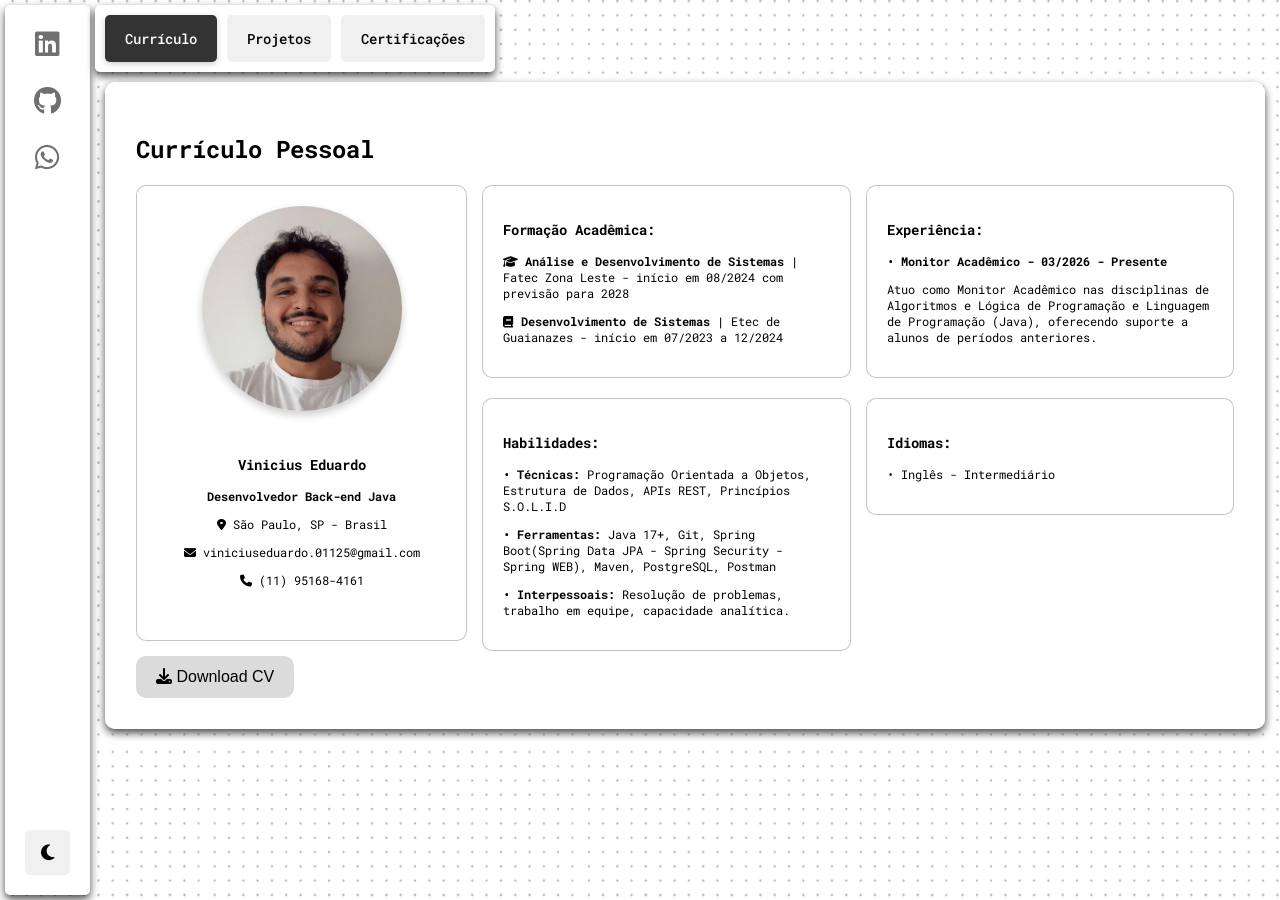
<file: index.html>
<!DOCTYPE html>
<html lang="pt-br">
<head>
    <meta charset="UTF-8">
    <meta name="viewport" content="width=device-width, initial-scale=1.0">
    <title>📄 Vinicius Eduardo | Portfolio</title>
    <link rel="preconnect" href="https://fonts.googleapis.com">
    <link rel="preconnect" href="https://fonts.gstatic.com" crossorigin>
    <link href="https://fonts.googleapis.com/css2?family=Roboto+Mono:wght@400;500;700&display=swap" rel="stylesheet">
    <link rel="stylesheet" href="css/styles.css">
    <link rel="stylesheet" href="https://cdnjs.cloudflare.com/ajax/libs/font-awesome/6.4.0/css/all.min.css">
</head>
<body>
    <div class="sidebar">
        <div class="links">
            <a href="https://www.linkedin.com/in/vinicius-eduardo2026/" target="_blank" title="LinkedIn">
                <i class="fab fa-linkedin"></i>
            </a>
            <a href="https://github.com/Vinidevkz" target="_blank" title="GitHub">
                <i class="fab fa-github"></i>
            </a>
            <a href="https://wa.me/5511951684161" target="_blank" title="Whatsapp">
                <i class="fab fa-whatsapp"></i>
            </a>
        </div>

        <div class="dark-mode-div">
            <button class="theme-btn theme-toggle-btn" aria-label="Alternar tema"><i class="fas fa-moon"></i></button>
        </div>
    </div>

    <div class="content">
        <div class="top-nav">
            <div class="top-bar">
                <button class="tab-btn" data-tab="curriculo"><p>Currículo</p></button>
                <button class="tab-btn" data-tab="projetos"><p>Projetos</p></button>
                <button class="tab-btn" data-tab="certificacoes"><p>Certificações</p></button>
                <button class="menu-toggle" type="button" aria-expanded="false" aria-label="Abrir menu">
                    <i class="fas fa-bars"></i>
                </button>
                <!----
                <button class="tab-btn" data-tab="sobre"><p>Sobre</p></button>
                -->
            </div>

            <div class="mobile-menu" id="mobile-menu">
                <div class="mobile-menu-links">
                    <a href="https://www.linkedin.com/in/vinicius-eduardo2026/" target="_blank" title="LinkedIn">
                        <i class="fab fa-linkedin"></i>
                    </a>
                    <a href="https://github.com/Vinidevkz" target="_blank" title="GitHub">
                        <i class="fab fa-github"></i>
                    </a>
                    <a href="https://wa.me/5511951684161" target="_blank" title="Whatsapp">
                        <i class="fab fa-whatsapp"></i>
                    </a>
                </div>

                <button class="theme-btn theme-toggle-btn mobile-theme-btn" aria-label="Alternar tema">
                    <i class="fas fa-moon"></i>
                </button>
            </div>
        </div>

        <div class="center-content">
            <div id="curriculo" class="tab-content active">
                <div>
                    <h2>Currículo Pessoal</h2>
                </div>
                
                <div class="curriculo-section">

                    <div class="cs1">
                        <div class="photo">
                            <img src="src/photo.png" alt="foto de perfil" class="profile-photo">
                        </div>

                        <div class="info">
                            <h3>Vinicius Eduardo</h3>
                            <p><strong>Desenvolvedor Back-end Java</strong></p>
                            <p><i class="fas fa-map-marker-alt"></i> São Paulo, SP - Brasil</p>
                            <p><i class="fas fa-envelope"></i> viniciuseduardo.01125@gmail.com</p>
                            <p><i class="fas fa-phone"></i> (11) 95168-4161</p>


                        </div>

                    </div>

                    <div class="cs2">
                        <div class="info">
                            <h3>Formação Acadêmica: </h3>
                            <p><strong><i class="fas fa-graduation-cap"></i> Análise e Desenvolvimento de Sistemas |</strong> Fatec Zona Leste - início em 08/2024 com previsão para 2028</p>
                            <p><strong><i class="fas fa-book"></i> Desenvolvimento de Sistemas |</strong> Etec de Guaianazes - início em 07/2023 a 12/2024</p>
                        </div>

                        <div class="info">
                            <h3>Habilidades: </h3>
                            <p><strong>• Técnicas: </strong>Programação Orientada a Objetos, Estrutura de Dados, APIs REST, Princípios S.O.L.I.D</p>
                            <p><strong>• Ferramentas: </strong>Java 17+, Git, Spring Boot(Spring Data JPA - Spring Security - Spring WEB), Maven, PostgreSQL, Postman</p>
                            <p><strong>• Interpessoais: </strong>Resolução de problemas, trabalho em equipe, capacidade analítica.</p>
                        </div>



                    </div>

                    <div class="cs3">

                        <div class="info">
                            <h3>Experiência: </h3>
                            <p><strong>• Monitor Acadêmico - 03/2026 - Presente</strong></p>

                            <p>Atuo como Monitor Acadêmico nas disciplinas de Algoritmos e Lógica de Programação e Linguagem de Programação (Java), oferecendo suporte a alunos de períodos anteriores.</p>
                        </div>

                        <div class="info">
                            <h3>Idiomas: </h3>
                            <p>• Inglês - Intermediário</p>
                        </div>
                    

                    </div>

                </div>

            <button class="download-btn" onclick="window.open('src/Vinicius Eduardo CV2026.pdf', '_blank')"><i class="fas fa-download"></i>  Download CV</button>
        </div>

        <div id="projetos" class="tab-content">
                <h2>Projetos</h2>

                <div class="projects-grid" aria-live="polite">
                    <article class="project-card">
                        <img src="src/projectsphotos/resumeia.png" alt="em desenvolvimento..." class="project-img">
                        <div class="project-body">
                            <h4 class="project-title">Resume.IA</h4>
                            <p class="project-desc">Plataforma de avaliação de currículos com inteligência artificial.</p>
                            <div class="project-buttons">
                                <a class="project-btn" href="https://github.com/Vinidevkz/resumeia" target="_blank" rel="noopener"><i class="fa-solid fa-square-arrow-up-right"></i> Ver repositório</a>
                            </div>
                        </div>
                    </article>

                    <article class="project-card">
                        <img src="src/projectsphotos/order.png" alt="Projeto 1" class="project-img">
                        <div class="project-body">
                            <h4 class="project-title">Order Management System Project</h4>
                            <p class="project-desc">Sistema de gerenciamento de pedidos feito com Spring Boot. </p>
                            <div class="project-buttons">
                                <a class="project-btn" href="https://github.com/Vinidevkz/order-management-system-project" target="_blank"><i class="fa-solid fa-square-arrow-up-right"></i> Ver repositório</a>
                            </div>
                        </div>
                    </article>

                </div>

        </div>

        <div id="certificacoes" class="tab-content">
                <h2>Certificações</h2>
                    <div class="certificates-grid" aria-live="polite">
                        <article class="certificate-card">
                            <img src="src/certificadesphotos/udemy1.png" alt="Certificado 1" class="certificate-img">
                            <div class="certificate-body">
                                <h4 class="certificate-title">Java e Programação Orientada a Objetos</h4>
                                <p class="certificate-desc">Udemy, 2026.</p>
                            </div>
                        </article>

                        <article class="certificate-card">
                            <img src="src/certificadesphotos/etec.png" alt="Certificado 2" class="certificate-img">
                            <div class="certificate-body">
                                <h4 class="certificate-title">Técnico em Desenvolvimento de Sistemas</h4>
                                <p class="certificate-desc">Certificado de conclusão do ensino técnico — Etec de Guaianazes, 2024.</p>
                            </div>
                        </article>

                        <article class="certificate-card">
                            <img src="src/certificadesphotos/fundbrad1.png" alt="Certificado 3" class="certificate-img">
                            <div class="certificate-body">
                                <h4 class="certificate-title">Introdução à Programação Orientada a Objetos (POO)</h4>
                                <p class="certificate-desc">Fundação Bradesco, 2025.</p>
                            </div>
                        </article>

                        <article class="certificate-card">
                            <img src="src/certificadesphotos/nlw.png" alt="Certificado 3" class="certificate-img">
                            <div class="certificate-body">
                                <h4 class="certificate-title">NLW Pocket Mobile 2024</h4>
                                <p class="certificate-desc">Desenvolvimento mobile com React Native – Rocketseat, 2024.</p>
                            </div>
                        </article>

                    </div>
            </div>

        <!-- Sobre
        <div id="sobre" class="tab-content">
                <h2>Sobre</h2>
                <p>Informações sobre o candidato...</p>
        </div>
        -->

    </div>

    <script src="js/theme.js"></script>
    <script src="js/tabs.js"></script>
</body>
</html>
</file>
<file: css/styles.css>
body {
    margin: 0;
    padding: 5px;
    gap: 5px;
    display: flex;
    min-height: 100dvh;
    width: 100%;
    box-sizing: border-box;
    overflow-x: hidden;
    overflow-y: auto;
    background-image: url('../src/background.png');
    background-size: cover; 
    background-position: center;
    font-family: 'Roboto Mono', monospace;
    color: #000;
    transition: background-color 0.2s ease, color 0.2s ease;
    transform: translateZ(0);
    backface-visibility: hidden;
    -webkit-font-smoothing: antialiased;
}

body.dark-mode {
    background-image: none;
    background-color: #1a1a1a;
    color: #fff;
    background-image: url('../src/background.png');
    background-size: cover; 
    background-position: center; 
}

body.dark-mode .sidebar {
    background-color: #2a2a2a;
    box-shadow: 0 4px 8px rgba(0, 0, 0, 0.815);
}

body.dark-mode .content {

    color: #fff;
}

body.dark-mode a {
    color: #64b5f6;
}

body.dark-mode a:visited {
    color: #dfdfdf;
}

body.dark-mode .theme-btn {
    background-color: #3a3a3a;
    color: #fff;
}

body.dark-mode .theme-btn:hover {
    background-color: #4a4a4a;
}

.sidebar {
    background-color: #ffffff;
    border-radius: 5px;
    padding: 20px;
    align-items: center;
    justify-content: space-between;
    display: flex;
    flex-direction: column;
    box-shadow: 0 4px 8px rgba(0, 0, 0, 0.712);
    transition: background-color 0.3s ease;
}

.content {
    flex: 1;
    min-width: 0;
    color: #000;
}

.theme-btn,
.tab-btn,
.links a,
.project-btn,
.download-btn {
    transform: translateZ(0);
    backface-visibility: hidden;
    will-change: transform, background-color, color, box-shadow;
}

.theme-btn {
    padding: 12px 12px;
    border: none;
    border-radius: 5px;
    background-color: #f0f0f0;
    color: #000;
    cursor: pointer;
    font-size: 18px;
    transition: background-color 0.2s ease, color 0.2s ease;
    display: flex;
    align-items: center;
    justify-content: center;
    width: 45px;
    height: 45px;
}

.theme-btn:hover {
    background-color: #e0e0e0;
}

.links {
    display: flex;
    flex-direction: column;
    gap: 20px;
    align-items: center;
}

.links a {
    font-size: 28px;
    color: #0000008f;
    text-decoration: none;
    transition: color 0.3s ease, transform 0.2s ease;
}

.links a:hover {
    color: #000000;
    transform: translateY(-2px);
}

body.dark-mode .links a {
    color: #dadada;
}

body.dark-mode .links a:hover {
    color: #eeeeee;
}

.top-nav {
    display: flex;
    flex-direction: column;
    align-items: flex-start;
    gap: 8px;
    position: relative;
    width: fit-content;
}

.top-bar {
    background-color: #ffffff;
    display: flex;
    gap: 10px;
    padding: 10px;
    width: fit-content;
    max-width: 100%;
    justify-content: flex-start;
    align-items: center;
    border-radius: 5px;
    box-shadow: 0 4px 8px rgba(0, 0, 0, 0.712);
    transition: background-color 0.3s ease;
    box-sizing: border-box;
}

body.dark-mode .top-bar {
    background-color: #2a2a2a;
    box-shadow: 0 4px 8px rgba(0, 0, 0, 0.5);
}

.top-bar .theme-btn {
    width: auto;
    height: auto;
    padding: 10px 20px;
    font-size: 8;
    display: inline-flex;
    align-items: center;
    justify-content: center;
    white-space: nowrap;
    border: none;
    border-radius:15px;
}

.menu-toggle {
    display: none;
    align-items: center;
    justify-content: center;
    width: 46px;
    height: 46px;
    border: none;
    border-radius: 8px;
    background-color: #ffffff;
    color: #000;
    cursor: pointer;
    box-shadow: 0 4px 8px rgba(0, 0, 0, 0.712);
}

.mobile-menu {
    display: none;
    align-items: center;
    justify-content: space-between;
    gap: 12px;
    padding: 12px;
    border-radius: 10px;
    background: rgba(255, 255, 255, 0.96);
    box-shadow: 0 8px 24px rgba(0, 0, 0, 0.15);
    z-index: 20;
    width: 100%;
    box-sizing: border-box;
}

.dark-mode .mobile-menu {
    background: #2a2a2a;
    box-shadow: 0 8px 24px rgba(0, 0, 0, 0.35);
}

.top-nav.mobile-menu-open .mobile-menu {
    display: flex;
}

.mobile-menu-links {
    display: flex;
    gap: 30px;
    align-items: center;
}

.mobile-menu-links a {
    font-size: 22px;
    color: #1f1f1f;
    text-decoration: none;
}

body.dark-mode .mobile-menu-links a {
    color: #ffffff;
}

body.dark-mode .mobile-menu-links a:hover {
    color: #a8a6a6;
}

.mobile-theme-btn {
    width: 46px;
    height: 46px;
    padding: 0;
}

body.dark-mode .menu-toggle,
body.dark-mode .mobile-theme-btn {
    color: #111111;
    background-color: #f2f2f2;
}

body.dark-mode .menu-toggle:hover,
body.dark-mode .mobile-theme-btn:hover {
    background-color: #e4e4e4;
}

.top-bar .theme-btn:hover {
    background-color: #d0d0d0;
}

body.dark-mode .top-bar .theme-btn {
    background-color: #3a3a3a;
    color: #fff;
    border: none
}

body.dark-mode .top-bar .theme-btn:hover {
    background-color: #4a4a4a;
}

.top-bar .theme-btn p {
    margin: 0;
    padding: 0;
}

.tab-btn {
    padding: 0 20px;
    border: none;
    border-radius: 5px;
    background-color: #f0f0f0;
    color: #000;
    cursor: pointer;
    font-size: 14px;
    transition: background-color 0.2s ease, color 0.2s ease, box-shadow 0.2s ease, transform 0.2s ease;
    font-family: 'Roboto Mono', monospace;
    font-weight: 500;
    white-space: nowrap;
}

.tab-btn:hover {
    background-color: #d0d0d0;
}

.tab-btn.active {
    background-color: #333;
    color: #fff;
    box-shadow: 0 2px 6px rgba(0, 0, 0, 0.2);
}

body.dark-mode .tab-btn {
    background-color: #3a3a3a;
    color: #fff;
}

body.dark-mode .tab-btn:hover {
    background-color: #4a4a4a;
}

body.dark-mode .tab-btn.active {
    background-color: #fff;
    color: #333;
    box-shadow: 0 2px 6px rgba(255, 255, 255, 0.486);
}

.center-content {
    flex: 1;
    padding: 10px;
    gap: 10px;
    display: flex;
    
}

.tab-content {
    display: none;
    animation: fadeIn 0.2s ease;
    background: rgba(255, 255, 255, 0.82);
    backdrop-filter: blur(8px);
    -webkit-backdrop-filter: blur(8px);
    padding: 30px;
    border-radius: 10px;
    box-shadow: 0 8px 24px rgba(0, 0, 0, 0.08);
    border: 1px solid rgba(255, 255, 255, 0.3);
}

.tab-content.active {
    display: block;
    box-shadow: 0 4px 8px rgba(0, 0, 0, 0.712);
}

body.dark-mode .tab-content {
    background: rgba(0, 0, 0, 0.7);
    backdrop-filter: blur(8px);
    -webkit-backdrop-filter: blur(8px);
    box-shadow: 0 8px 24px rgba(0, 0, 0, 0.35);
    border: 1px solid rgba(255, 255, 255, 0.1);
}

@keyframes fadeIn {
    from {
        opacity: 0;
    }
    to {
        opacity: 1;
    }
}

.photo {
    width: min(200px, 100%);
    aspect-ratio: 1 / 1;
    border-radius: 50%;
    box-shadow: 0 4px 8px rgba(0, 0, 0, 0.2);
}

.profile-photo{
    width:100%;
    height: 100%;
    border-radius: 50%;
}

.skills-icons {
    display: flex;
    flex-direction: row;
    gap: 12px;
    margin: 10px 0 20px;
    font-size: 20px;
}

.skill-item {

    align-items: center;
    gap: 8px;
    padding: 10px 14px;
    border-radius: 999px;
    background-color: rgba(0, 0, 0, 0.05);
    color: #111;
    font-size: 0.95rem;
}

body.dark-mode .skill-item {
    background-color: rgba(255, 255, 255, 0.12);
    color: #fff;
}

.skill-item i {
    font-size: 1.3rem;
}

.skill-label {
    font-weight: 200;
}
.skills-inline {
    display: inline-flex;
    align-items: center;
    gap: 12px;
    margin-left: 12px;
    font-weight: 300;
}

.skills-inline i {
    font-size: 1.25rem;
}
.curriculo-section {
    display: grid;
    grid-template-columns: minmax(260px, 0.9fr) minmax(280px, 1fr) minmax(280px, 1fr);
    gap: 15px;
    align-items: start;
}

/* Projects grid */
.projects-grid {
    display: grid;
    grid-template-columns: repeat(auto-fill, minmax(240px, 1fr));
    gap: 18px;
    margin-top: 18px;
}

/* Certificates grid */
.certificates-grid {
    display: flex;
    flex-wrap: wrap;
    gap: 20px;
    margin-top: 18px;
}

.certificates-grid > .certificate-card {
    flex: 1 1 240px;
    max-width: 100%;
}

.certificate-card {
    display: flex;
    flex-direction: column;
    background: rgba(255,255,255,0.96);
    border-radius: 12px;
    overflow: hidden;
    box-shadow: 0 8px 24px rgba(0,0,0,0.08);
    border: 1px solid rgba(71, 71, 71, 0.521);
}

body.dark-mode .certificate-card {
    background: rgba(20,20,20,0.6);
}

.certificate-img {
    width: 100%;
    height: 240px; /* larger image for better certificate visibility */
    object-fit: contain;
    background: #f7f7f7;
    display: block;
    flex-shrink: 0;
}

.certificate-body {
    padding: 14px 16px;
    display: flex;
    flex-direction: column;
    gap: 8px;
}

.certificate-title {
    margin: 0;
    font-size: 1rem;
}

.certificate-desc {
    margin: 0;
    font-size: 0.95rem;
    color: #333;
}

body.dark-mode .certificate-desc {
    color: #ddd;
}

.project-card {
    display: flex;
    flex-direction: column;
    min-height: 380px;
    background: rgba(192, 192, 192, 0.95);
    border-radius: 12px;
    overflow: hidden;
    box-shadow: 0 6px 18px rgba(0,0,0,0.08);
    border: 1px solid rgba(0,0,0,0.08);
}

body.dark-mode .project-card {
    background: rgba(20,20,20,0.7);
    border: 1px solid rgba(255,255,255,0.08);
}

.project-img {
    width: 100%;
    height: 180px;
    object-fit: cover;
    display: block;
    flex-shrink: 0;
}

.project-body {
    padding: 14px 16px;
    display: flex;
    flex-direction: column;
    gap: 10px;
    flex: 1;
    background: rgba(255,255,255,0.92);
}

body.dark-mode .project-body {
    background: rgba(0,0,0,0.2);
}

.project-title {
    margin: 0;
    font-size: 1rem;
}

.project-desc {
    margin: 0;
    font-size: 0.95rem;
    color: #333;
}

body.dark-mode .project-desc {
    color: #ddd;
}

.project-buttons {
    margin-top: auto;
}

.project-btn {
    display: inline-block;
    text-decoration: none;
    background: #3a3a3a;
    color: #fff;
    padding: 10px 14px;
    border-radius: 8px;
    font-size: 0.95rem;
    transition: background 0.3s ease;
}

.project-btn:hover {
    background: #585858;
}

.project-btn:link,
.project-btn:visited,
.project-btn:active,
.project-btn:focus {
    color: #fff;
}

.cs1 {
    display: flex;
    flex-direction: column;
    align-items: center;
    justify-content: center;
    gap: 10px;
    text-align: center;
    border: 1px solid rgba(167, 167, 167, 0.651);
    min-width: 0;
}



.cs1 .info {
    width: 100%;
}


.cs1 {
    position: sticky;
    top: 0;
    padding: 20px;
    background: rgba(255, 255, 255, 0.575);
    border-radius: 10px;
    backdrop-filter: blur(10px);
    -webkit-backdrop-filter: blur(10px);
    height: fit-content;
    align-items: center;
    justify-content: center;
}

body.dark-mode .cs1 {
    background: rgba(0, 0, 0, 0.2);
    border: 1px solid rgba(255, 255, 255, 0.1);
}

.cs2 {
    display: flex;
    flex-direction: column;
    gap: 20px;
    align-items: stretch;
    width: 100%;
}

.cs2 .info {
    width: 100%;
    padding: 20px;
    background: rgba(255, 255, 255, 0.1);
    border-radius: 10px;
    backdrop-filter: blur(8px);
    -webkit-backdrop-filter: blur(8px);
    border: 1px solid rgba(167, 167, 167, 0.651);
}

body.dark-mode .cs2 .info {
    background: rgba(0, 0, 0, 0.15);
    border: 1px solid rgba(255, 255, 255, 0.1);
}
@media (max-width: 900px) {
    body {
        flex-direction: column;
        padding: 8px;
        width: 100%;
        max-width: 100%;
    }

    .sidebar {
        display: none;
    }

    .content {
        display: flex;
        flex-direction: column;
        gap: 10px;
    }

    .top-nav {
        width: 100%;
        align-items: flex-start;
    }

    .top-bar {
        width: 100%;
        flex-wrap: wrap;
        padding: 8px;
        overflow: hidden;
    }

    .menu-toggle {
        margin-left: auto;
    }

    .tab-btn {
        flex: 1 1 calc(50% - 8px);
        padding: 10px 12px;
        justify-content: center;
        min-width: 0;
    }

    .menu-toggle {
        display: inline-flex;
    }

    .curriculo-section {
        grid-template-columns: 1fr;
    }

    .cs1 {
        position: static;
    }

    .center-content {
        padding: 0;
    }

    .tab-content {
        padding: 20px;
        width: 100%;
        box-sizing: border-box;
    }

    .projects-grid,
    .certificates-grid {
        grid-template-columns: 1fr;
        display: grid;
    }
}
.info{
    font-size: 12px;
    padding: 20px;
    width: 100%;
    box-sizing: border-box;
}

.download-btn {
    margin-top: 5px;
    align-self: flex-end;
    padding: 12px 20px;
    border: none;
    border-radius: 10px;
    background-color: #dbdbdb;
    color: #000;
    cursor: pointer;
    font-size: 16px;
    transition: background-color 0.2s ease, color 0.2s ease;
}

.download-btn:hover {
    background-color: #d0d0d0;
}

body.dark-mode .download-btn {
    background-color: #3a3a3a;
    color: #fff;
}

body.dark-mode .download-btn:hover {
    background-color: #4a4a4a;
}

.skill-icon {
    width: 20px;
    height: 20px;
    margin-left: 8px;
}

.cs3 {
    display: flex;
    flex-direction: column;
    gap: 20px;
    align-items: stretch;
    min-width: 0;
}

.cs3 .info {
    width: 100%;
    padding: 20px;
    box-sizing: border-box;
    background: rgba(255, 255, 255, 0.1);
    border-radius: 10px;
    backdrop-filter: blur(8px);
    -webkit-backdrop-filter: blur(8px);
    border: 1px solid rgba(167, 167, 167, 0.651);
}

body.dark-mode .cs3 .info {
    background: rgba(0, 0, 0, 0.15);
    border: 1px solid rgba(255, 255, 255, 0.1);
}
</file>
